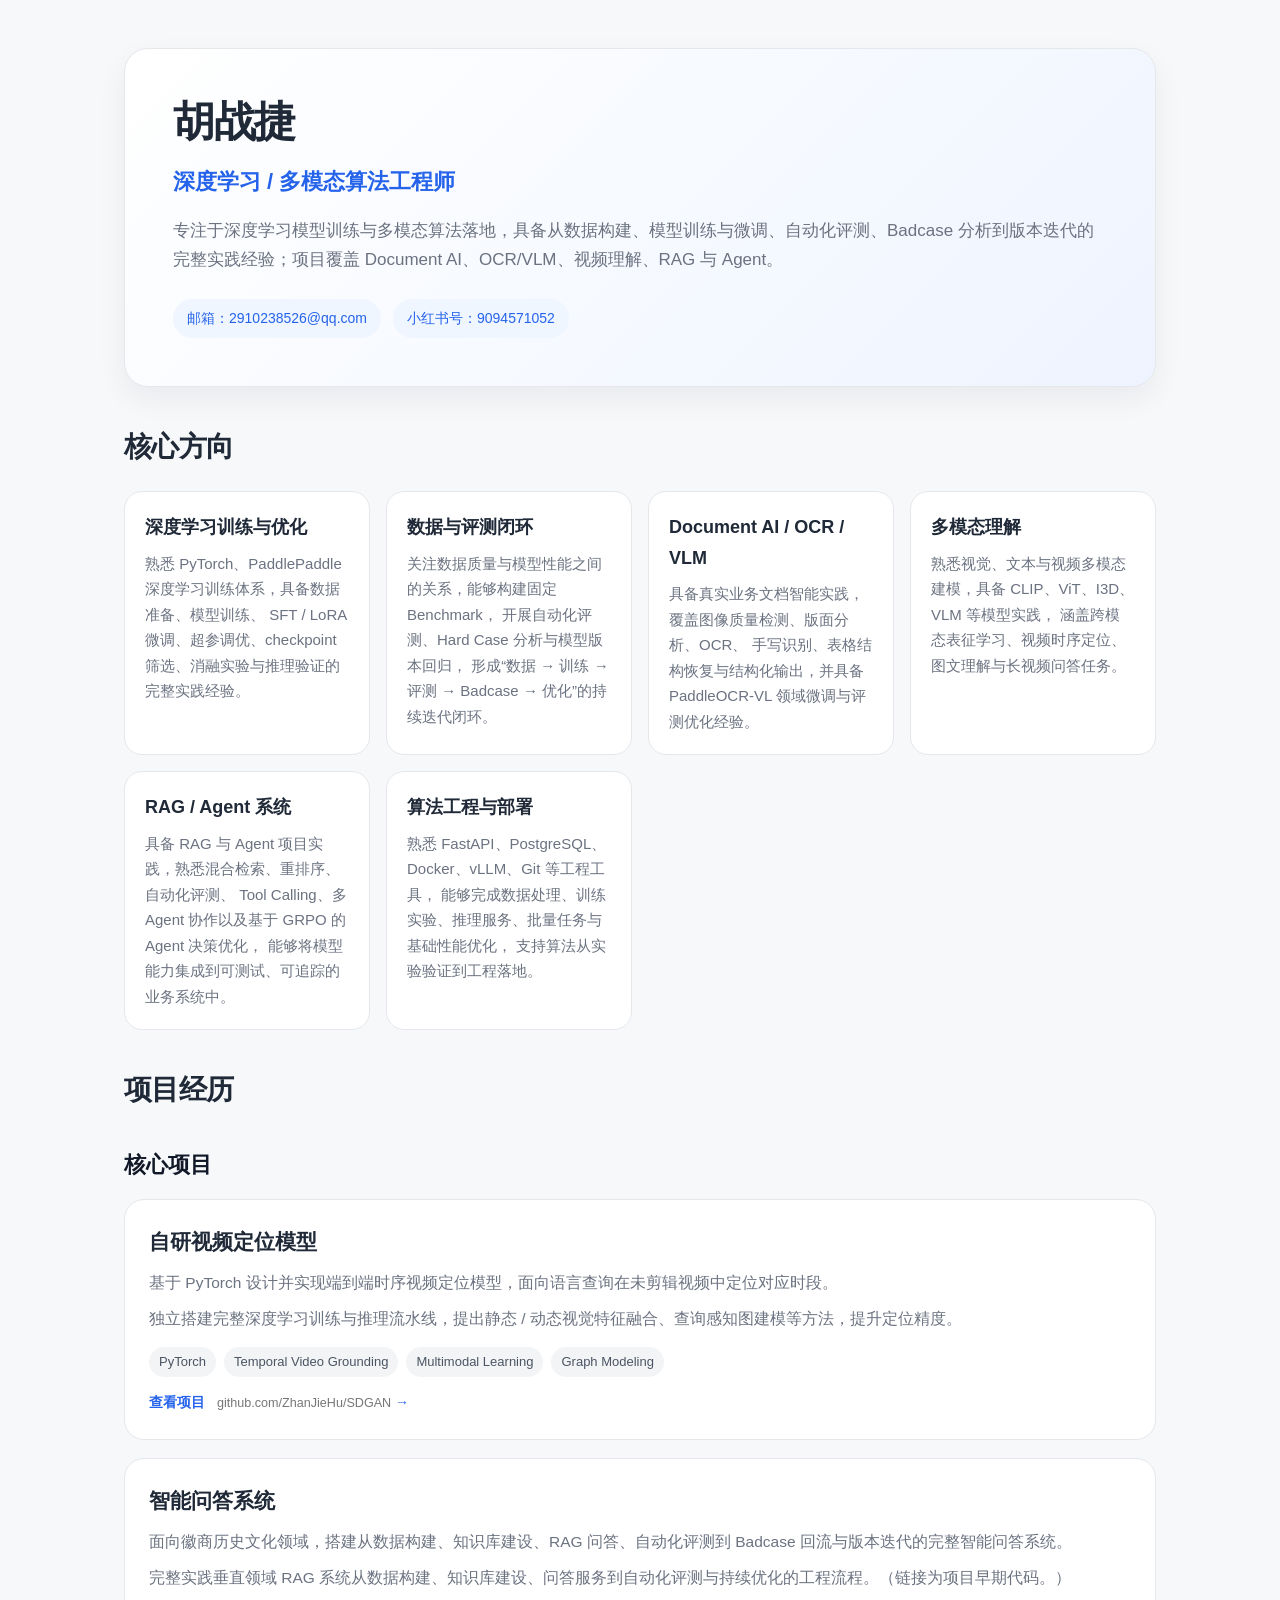
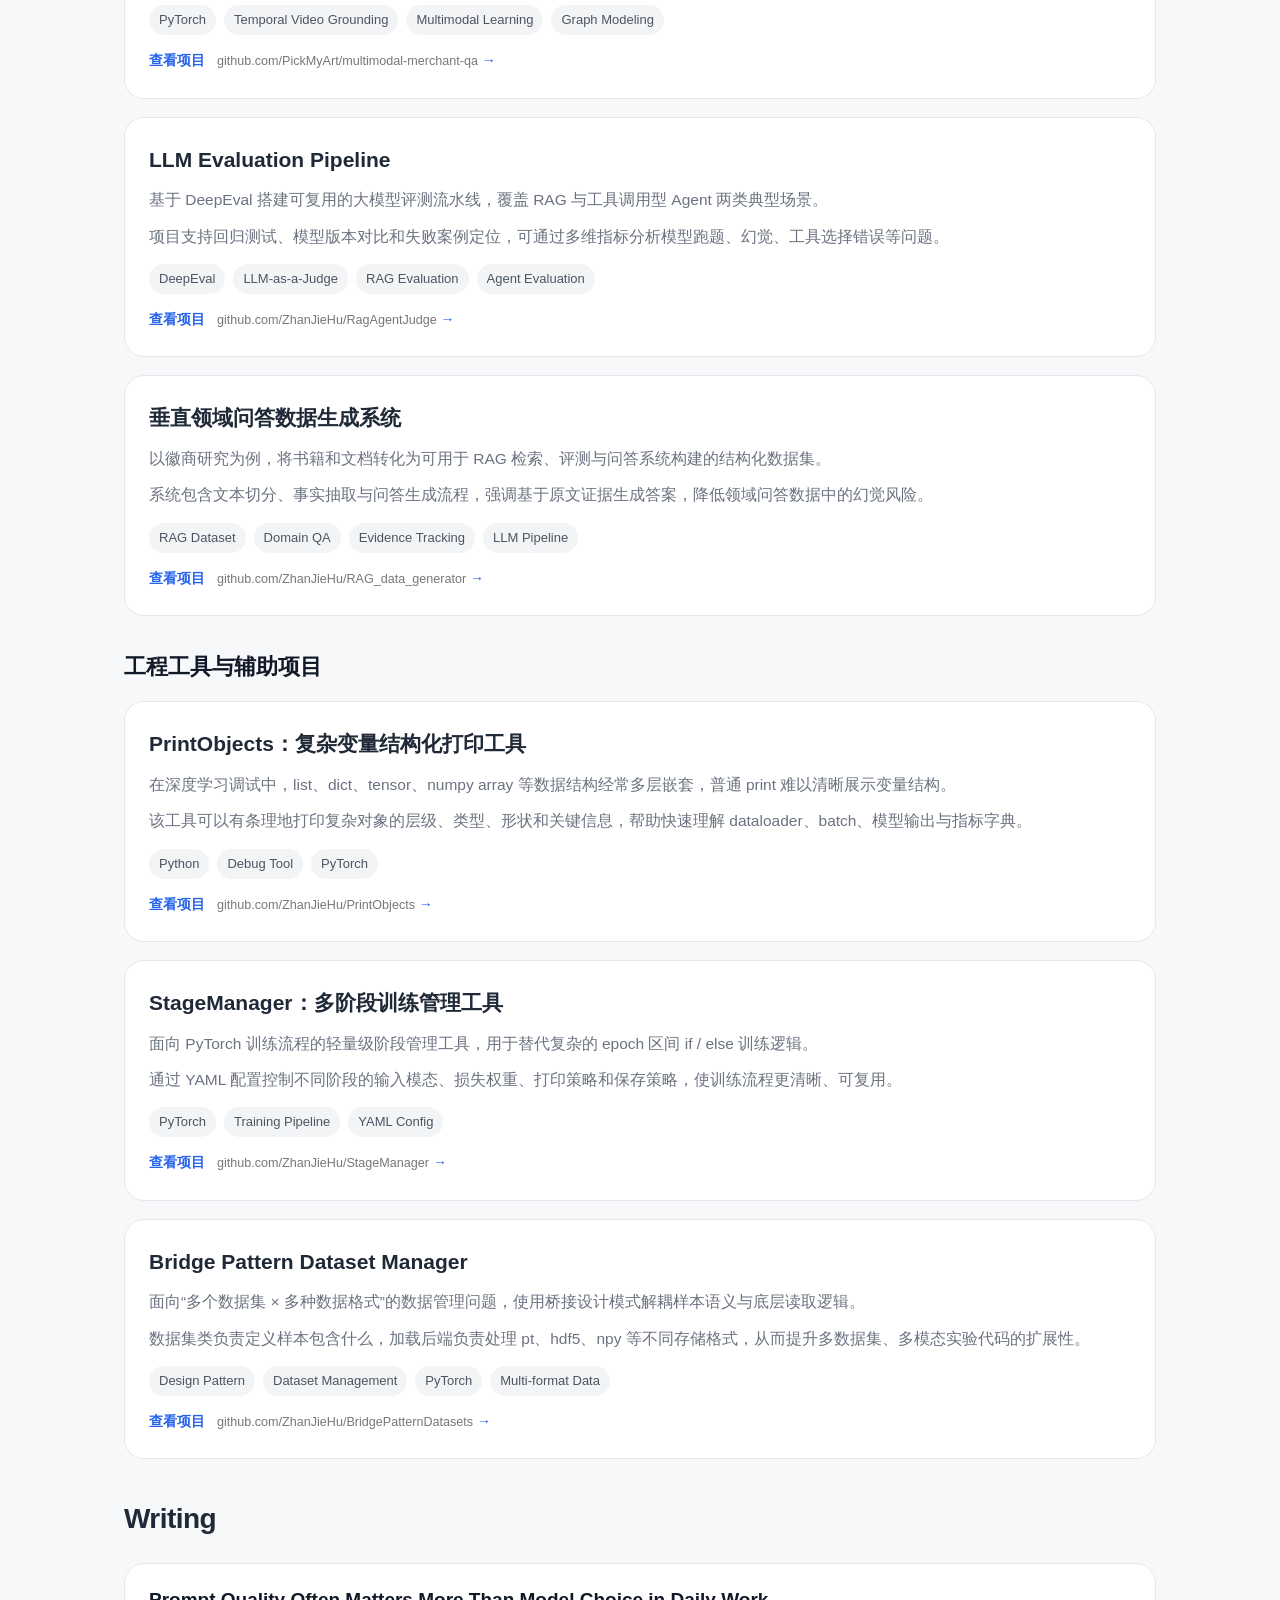
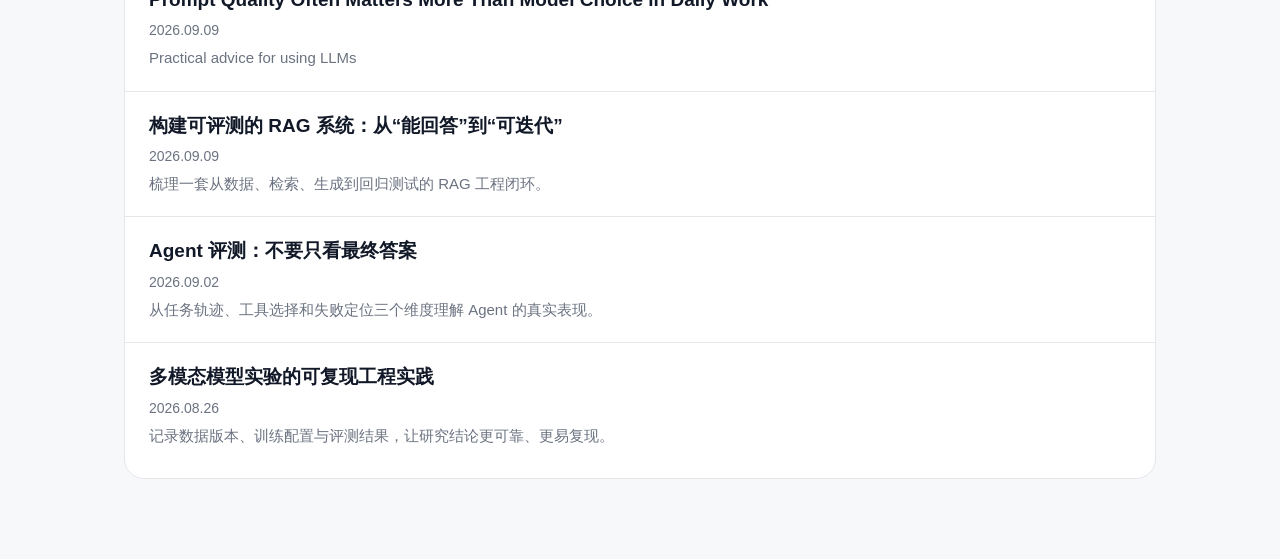
<file: index.html>
<!DOCTYPE html>
<html lang="zh-CN">
<head>
  <meta charset="UTF-8" />
  <meta name="viewport" content="width=device-width, initial-scale=1.0" />
  <meta name="description" content="胡战捷的个人主页" />
  <title>胡战捷｜AI / ML Engineer</title>
  <link rel="stylesheet" href="assets/style.css" />
</head>
<body>
  <main class="container">
    <header class="hero">
      <h1>胡战捷</h1>
      <div class="subtitle">深度学习 / 多模态算法工程师</div>
      <p>专注于深度学习模型训练与多模态算法落地，具备从数据构建、模型训练与微调、自动化评测、Badcase 分析到版本迭代的完整实践经验；项目覆盖 Document AI、OCR/VLM、视频理解、RAG 与 Agent。</p>
      <div class="contact">
        <a href="mailto:2910238526@qq.com">邮箱：2910238526@qq.com</a>
        <span>小红书号：9094571052</span>
      </div>
    </header>

    <section aria-labelledby="focus-title">
      <h2 class="section-title" id="focus-title">核心方向</h2>
      <div class="skills">

        <div class="skill-card">
          <h3>深度学习训练与优化</h3>
          <p>
            熟悉 PyTorch、PaddlePaddle 深度学习训练体系，具备数据准备、模型训练、
            SFT / LoRA 微调、超参调优、checkpoint 筛选、消融实验与推理验证的完整实践经验。
          </p>
        </div>

        <div class="skill-card">
          <h3>数据与评测闭环</h3>
          <p>
            关注数据质量与模型性能之间的关系，能够构建固定 Benchmark，
            开展自动化评测、Hard Case 分析与模型版本回归，
            形成“数据 → 训练 → 评测 → Badcase → 优化”的持续迭代闭环。
          </p>
        </div>

        <div class="skill-card">
          <h3>Document AI / OCR / VLM</h3>
          <p>
            具备真实业务文档智能实践，覆盖图像质量检测、版面分析、OCR、
            手写识别、表格结构恢复与结构化输出，并具备 PaddleOCR-VL
            领域微调与评测优化经验。
          </p>
        </div>

        <div class="skill-card">
          <h3>多模态理解</h3>
          <p>
            熟悉视觉、文本与视频多模态建模，具备 CLIP、ViT、I3D、VLM 等模型实践，
            涵盖跨模态表征学习、视频时序定位、图文理解与长视频问答任务。
          </p>
        </div>

        <div class="skill-card">
          <h3>RAG / Agent 系统</h3>
          <p>
            具备 RAG 与 Agent 项目实践，熟悉混合检索、重排序、自动化评测、
            Tool Calling、多 Agent 协作以及基于 GRPO 的 Agent 决策优化，
            能够将模型能力集成到可测试、可追踪的业务系统中。
          </p>
        </div>

        <div class="skill-card">
          <h3>算法工程与部署</h3>
          <p>
            熟悉 FastAPI、PostgreSQL、Docker、vLLM、Git 等工程工具，
            能够完成数据处理、训练实验、推理服务、批量任务与基础性能优化，
            支持算法从实验验证到工程落地。
          </p>
        </div>

      </div>
    </section>

    <section aria-labelledby="projects-title">
      <h2 class="section-title" id="projects-title">项目经历</h2>
      <h3 class="project-group-title">核心项目</h3>
      <div class="projects">
        <article class="project-card">
          <h3>自研视频定位模型</h3>
          <p>基于 PyTorch 设计并实现端到端时序视频定位模型，面向语言查询在未剪辑视频中定位对应时段。</p>
          <p>独立搭建完整深度学习训练与推理流水线，提出静态 / 动态视觉特征融合、查询感知图建模等方法，提升定位精度。</p>
          <div class="tag-row"><span class="tag">PyTorch</span><span class="tag">Temporal Video Grounding</span><span class="tag">Multimodal Learning</span><span class="tag">Graph Modeling</span></div>
          <a class="project-link" href="https://github.com/ZhanJieHu/SDGAN" target="_blank" rel="noopener noreferrer">查看项目 <span class="repo-url">github.com/ZhanJieHu/SDGAN</span> →</a>
        </article>
        <article class="project-card">
          <h3>智能问答系统</h3>
          <p>面向徽商历史文化领域，搭建从数据构建、知识库建设、RAG 问答、自动化评测到 Badcase 回流与版本迭代的完整智能问答系统。</p>
          <p>完整实践垂直领域 RAG 系统从数据构建、知识库建设、问答服务到自动化评测与持续优化的工程流程。（链接为项目早期代码。）</p>
          <div class="tag-row"><span class="tag">PyTorch</span><span class="tag">Temporal Video Grounding</span><span class="tag">Multimodal Learning</span><span class="tag">Graph Modeling</span></div>
          <a class="project-link" href="https://github.com/PickMyArt/multimodal-merchant-qa" target="_blank" rel="noopener noreferrer">查看项目 <span class="repo-url">github.com/PickMyArt/multimodal-merchant-qa</span> →</a>
        </article>
        <article class="project-card">
          <h3>LLM Evaluation Pipeline</h3>
          <p>基于 DeepEval 搭建可复用的大模型评测流水线，覆盖 RAG 与工具调用型 Agent 两类典型场景。</p>
          <p>项目支持回归测试、模型版本对比和失败案例定位，可通过多维指标分析模型跑题、幻觉、工具选择错误等问题。</p>
          <div class="tag-row"><span class="tag">DeepEval</span><span class="tag">LLM-as-a-Judge</span><span class="tag">RAG Evaluation</span><span class="tag">Agent Evaluation</span></div>
          <a class="project-link" href="https://github.com/ZhanJieHu/RagAgentJudge" target="_blank" rel="noopener noreferrer">查看项目 <span class="repo-url">github.com/ZhanJieHu/RagAgentJudge</span> →</a>
        </article>
        <article class="project-card">
          <h3>垂直领域问答数据生成系统</h3>
          <p>以徽商研究为例，将书籍和文档转化为可用于 RAG 检索、评测与问答系统构建的结构化数据集。</p>
          <p>系统包含文本切分、事实抽取与问答生成流程，强调基于原文证据生成答案，降低领域问答数据中的幻觉风险。</p>
          <div class="tag-row"><span class="tag">RAG Dataset</span><span class="tag">Domain QA</span><span class="tag">Evidence Tracking</span><span class="tag">LLM Pipeline</span></div>
          <a class="project-link" href="https://github.com/ZhanJieHu/RAG_data_generator" target="_blank" rel="noopener noreferrer">查看项目 <span class="repo-url">github.com/ZhanJieHu/RAG_data_generator</span> →</a>
        </article>
      </div>

      <h3 class="project-group-title">工程工具与辅助项目</h3>
      <div class="projects">
        <article class="project-card">
          <h3>PrintObjects：复杂变量结构化打印工具</h3>
          <p>在深度学习调试中，list、dict、tensor、numpy array 等数据结构经常多层嵌套，普通 print 难以清晰展示变量结构。</p>
          <p>该工具可以有条理地打印复杂对象的层级、类型、形状和关键信息，帮助快速理解 dataloader、batch、模型输出与指标字典。</p>
          <div class="tag-row"><span class="tag">Python</span><span class="tag">Debug Tool</span><span class="tag">PyTorch</span></div>
          <a class="project-link" href="https://github.com/ZhanJieHu/PrintObjects" target="_blank" rel="noopener noreferrer">查看项目 <span class="repo-url">github.com/ZhanJieHu/PrintObjects</span> →</a>
        </article>
        <article class="project-card">
          <h3>StageManager：多阶段训练管理工具</h3>
          <p>面向 PyTorch 训练流程的轻量级阶段管理工具，用于替代复杂的 epoch 区间 if / else 训练逻辑。</p>
          <p>通过 YAML 配置控制不同阶段的输入模态、损失权重、打印策略和保存策略，使训练流程更清晰、可复用。</p>
          <div class="tag-row"><span class="tag">PyTorch</span><span class="tag">Training Pipeline</span><span class="tag">YAML Config</span></div>
          <a class="project-link" href="https://github.com/ZhanJieHu/StageManager" target="_blank" rel="noopener noreferrer">查看项目 <span class="repo-url">github.com/ZhanJieHu/StageManager</span> →</a>
        </article>
        <article class="project-card">
          <h3>Bridge Pattern Dataset Manager</h3>
          <p>面向“多个数据集 × 多种数据格式”的数据管理问题，使用桥接设计模式解耦样本语义与底层读取逻辑。</p>
          <p>数据集类负责定义样本包含什么，加载后端负责处理 pt、hdf5、npy 等不同存储格式，从而提升多数据集、多模态实验代码的扩展性。</p>
          <div class="tag-row"><span class="tag">Design Pattern</span><span class="tag">Dataset Management</span><span class="tag">PyTorch</span><span class="tag">Multi-format Data</span></div>
          <a class="project-link" href="https://github.com/ZhanJieHu/BridgePatternDatasets" target="_blank" rel="noopener noreferrer">查看项目 <span class="repo-url">github.com/ZhanJieHu/BridgePatternDatasets</span> →</a>
        </article>
      </div>
    </section>

    <section aria-labelledby="writing-title">
      <h2 class="section-title" id="writing-title">Writing</h2>
      <div class="writing-list writing-markdown" data-markdown-source="source/index.md">
        <p class="loading-message">正在加载文章列表…</p>
      </div>
    </section>
  </main>
  <script src="assets/markdown.js"></script>
</body>
</html>
</file>
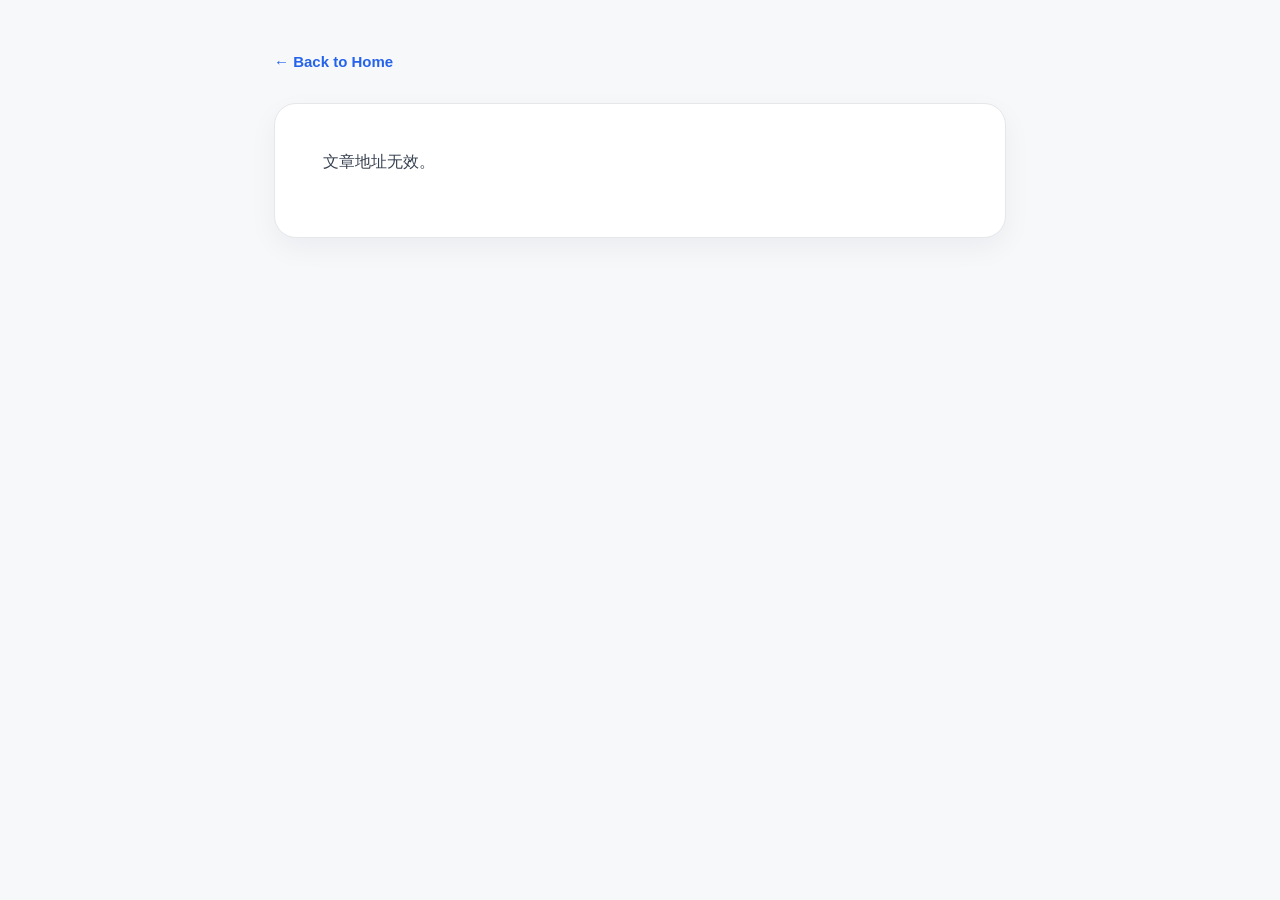
<file: articles/article.html>
<!DOCTYPE html>
<html lang="zh-CN">
<head>
  <meta charset="UTF-8" />
  <meta name="viewport" content="width=device-width, initial-scale=1.0" />
  <meta name="description" content="胡战捷的 AI / ML 工程实践文章。" />
  <title>Writing｜胡战捷</title>
  <link rel="stylesheet" href="../assets/style.css" />
</head>
<body>
  <main class="article-shell">
    <a class="back-link" href="../index.html#writing-title">← Back to Home</a>
    <article class="article" data-article-content aria-live="polite">
      <p class="loading-message">正在加载文章……</p>
    </article>
  </main>
  <script src="../assets/markdown.js"></script>
</body>
</html>
</file>
<file: assets/style.css>
:root {
  --bg: #f7f8fa;
  --card: #ffffff;
  --text: #1f2937;
  --heading: #111827;
  --muted: #6b7280;
  --border: #e5e7eb;
  --accent: #2563eb;
  --accent-dark: #1d4ed8;
  --accent-light: #eff6ff;
}

* { box-sizing: border-box; }
html { scroll-behavior: smooth; }
body { margin: 0; font-family: -apple-system, BlinkMacSystemFont, "Segoe UI", "Microsoft YaHei", "PingFang SC", "Helvetica Neue", Arial, sans-serif; background: var(--bg); color: var(--text); font-size: 16px; line-height: 1.7; }
a { color: var(--accent); }
a:hover { color: var(--accent-dark); }
a:focus-visible { outline: 3px solid rgba(37, 99, 235, 0.28); outline-offset: 3px; border-radius: 3px; }
.container { max-width: 1080px; margin: 0 auto; padding: 48px 24px 80px; }
.hero { margin-bottom: 32px; padding: 48px; border: 1px solid var(--border); border-radius: 24px; background: linear-gradient(135deg, #ffffff, #eef4ff); box-shadow: 0 12px 30px rgba(15, 23, 42, 0.06); }
.hero h1 { margin: 0 0 16px; font-size: 42px; line-height: 1.2; letter-spacing: -0.03em; }
.hero .subtitle { margin-bottom: 16px; color: var(--accent); font-size: 22px; font-weight: 600; }
.hero p { width: 100%; margin: 0; color: var(--muted); font-size: 17px; }
.contact { display: flex; flex-wrap: wrap; gap: 12px; margin-top: 24px; }
.contact a, .contact span { display: inline-block; padding: 8px 14px; border-radius: 999px; background: var(--accent-light); color: var(--accent); font-size: 14px; font-weight: 500; text-decoration: none; }
section { margin-top: 36px; }
.section-title { margin: 0 0 20px; font-size: 28px; letter-spacing: -0.02em; }
.skills { display: grid; grid-template-columns: repeat(auto-fit, minmax(240px, 1fr)); gap: 16px; }
.skill-card { padding: 20px; border: 1px solid var(--border); border-radius: 18px; background: var(--card); }
.skill-card h3 { margin: 0 0 8px; font-size: 18px; }
.skill-card p { margin: 0; color: var(--muted); font-size: 15px; }
.project-group-title { margin: 32px 0 16px; color: var(--heading); font-size: 22px; }
.projects { display: grid; grid-template-columns: 1fr; gap: 18px; }
.project-card { padding: 24px; border: 1px solid var(--border); border-radius: 20px; background: var(--card); transition: transform 0.2s ease, box-shadow 0.2s ease; }
.project-card:hover { transform: translateY(-2px); box-shadow: 0 10px 24px rgba(15, 23, 42, 0.08); }
.project-card h3 { margin: 0 0 10px; font-size: 21px; }
.project-card p { margin: 0 0 10px; color: var(--muted); font-size: 15.5px; }
.project-card p:last-of-type { margin-bottom: 0; }
.tag-row { display: flex; flex-wrap: wrap; gap: 8px; margin-top: 14px; }
.tag { padding: 4px 10px; border-radius: 999px; background: #f3f4f6; color: #4b5563; font-size: 13px; }
.project-link { display: inline-block; margin-top: 14px; color: var(--accent); font-size: 14px; font-weight: 600; text-decoration: none; }
.project-link:hover { text-decoration: underline; }
.repo-url { margin-left: 8px; color: #777; font-size: 0.9em; font-weight: 400; word-break: break-all; }
.writing-list { overflow: hidden; border: 1px solid var(--border); border-radius: 20px; background: var(--card); }
.writing-markdown { padding: 22px 24px; }
.writing-markdown h3 { margin: 0 0 4px; font-size: 19px; line-height: 1.45; }
.writing-markdown h3 a { color: var(--heading); text-decoration: none; }
.writing-markdown h3 a:hover { color: var(--accent); }
.writing-markdown p { margin: 0 0 8px; color: var(--muted); font-size: 15px; }
.writing-markdown p:has(> code:only-child) { margin-bottom: 2px; }
.writing-markdown code { padding: 0; background: transparent; color: var(--muted); font-family: inherit; font-size: 14px; font-variant-numeric: tabular-nums; }
.writing-markdown hr { height: 1px; margin: 20px -24px; border: 0; background: var(--border); }
.article-shell { max-width: 780px; margin: 0 auto; padding: 48px 24px 80px; }
.back-link { display: inline-block; margin-bottom: 28px; font-size: 15px; font-weight: 600; text-decoration: none; }
.article { padding: 44px 48px; border: 1px solid var(--border); border-radius: 22px; background: var(--card); box-shadow: 0 10px 28px rgba(15, 23, 42, 0.05); }
.article-header { margin-bottom: 32px; padding-bottom: 24px; border-bottom: 1px solid var(--border); }
.article-header h1 { margin: 0 0 12px; color: var(--heading); font-size: clamp(30px, 6vw, 42px); line-height: 1.25; letter-spacing: -0.035em; }
.article-meta { margin: 0; color: var(--muted); font-size: 14px; }
.article h2 { margin: 38px 0 12px; color: var(--heading); font-size: 24px; line-height: 1.4; }
.article p, .article li { color: #374151; }
.article p { margin: 0 0 18px; }
.article ul, .article ol { margin: 0 0 20px; padding-left: 1.4em; }
.article li + li { margin-top: 8px; }
.article code { padding: 2px 6px; border-radius: 5px; background: #f3f4f6; color: #334155; font-family: Consolas, Monaco, monospace; font-size: 0.9em; }
.article pre { overflow-x: auto; margin: 0 0 20px; padding: 18px; border-radius: 10px; background: #111827; color: #e5e7eb; line-height: 1.55; }
.article pre code { padding: 0; background: transparent; color: inherit; }
.article blockquote { margin: 24px 0 0; padding: 16px 18px; border-left: 3px solid var(--accent); border-radius: 0 8px 8px 0; background: var(--accent-light); }
.article blockquote p { margin: 0; color: var(--text); }
.loading-message, .error-message { margin: 0; color: var(--muted); }
.error-message { color: #b42318; }
@media (max-width: 640px) {
  .container, .article-shell { padding: 28px 16px 56px; }
  .hero { padding: 30px 24px; }
  .hero h1 { font-size: 32px; }
  .hero .subtitle { font-size: 18px; }
  .section-title { font-size: 24px; }
  .repo-url { display: none; }
  .writing-markdown { padding: 20px; }
  .writing-markdown hr { margin-right: -20px; margin-left: -20px; }
  .article { padding: 30px 22px; }
}
@media (prefers-reduced-motion: reduce) {
  html { scroll-behavior: auto; }
  .project-card { transition: none; }
}
</file>
